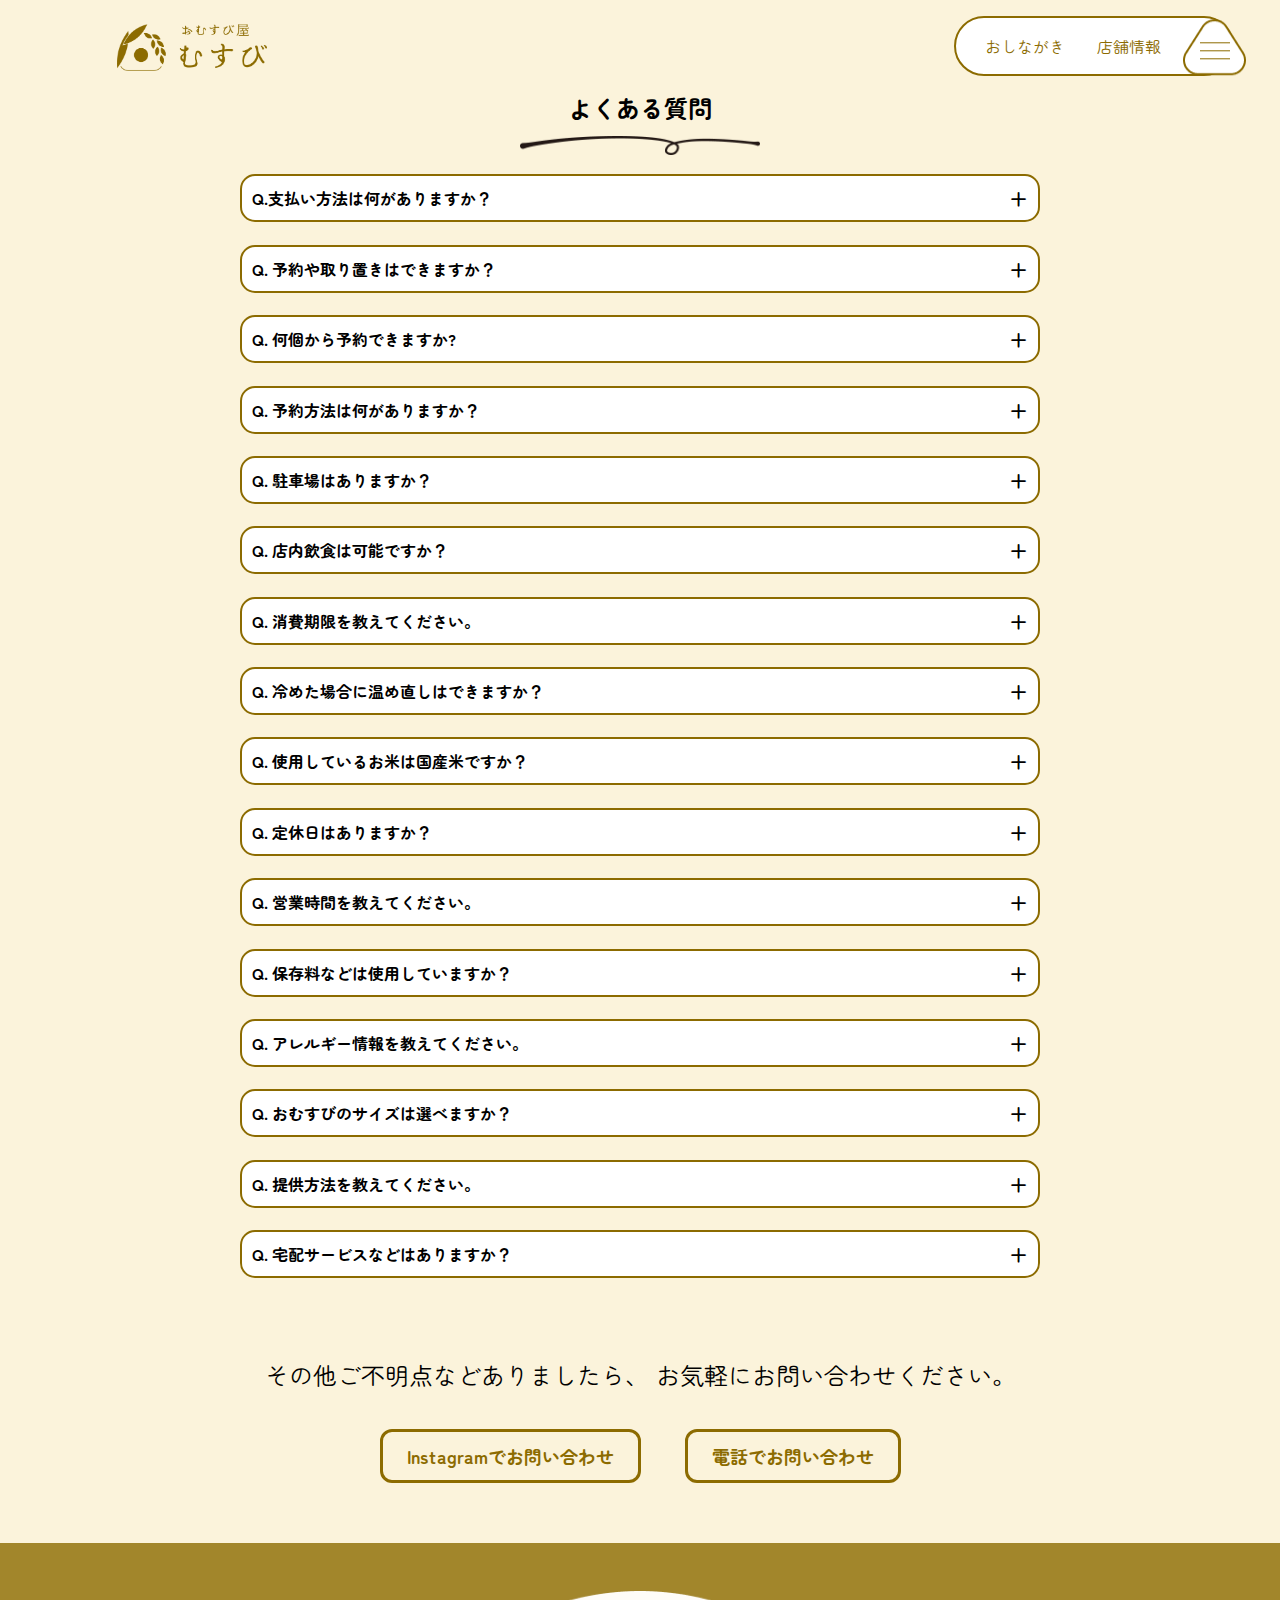
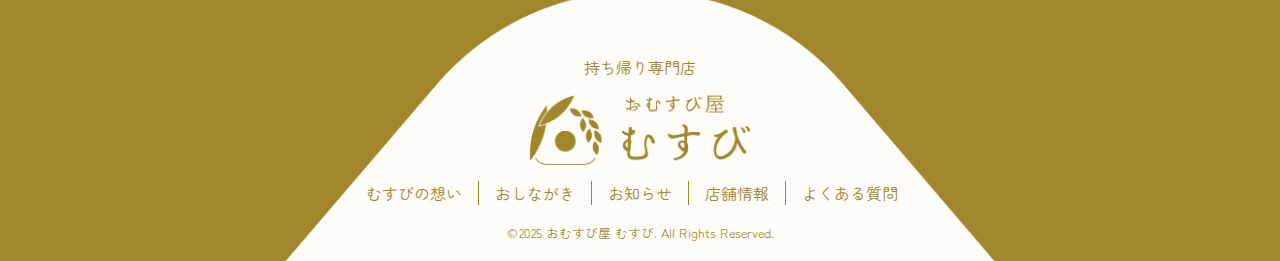
<file: qa.html>
<!DOCTYPE html>
<html lang="ja">

<head>
    <meta charset="UTF-8" />
    <meta name="viewport" content="width=device-width, initial-scale=1.0" />
    <!-- description -->
    <meta name="description" content="大分県別府 おむすび屋むすびの公式サイト" />
    <!-- タイトルタグ -->
    <title>よくある質問 - おむすび屋むすび｜大分県別府市のおむすび屋</title>
    <!-- ファビコン -->
    <link rel="shortcut icon" href="./image/favicon-color.png" type="image/png">
    <!-- reset css -->
    <link rel="stylesheet" href="./css/ress.css" />
    <!-- google fonts Zen Maru Gothic, Hina Mincho, Zen Kurenaido ,Kaisei Opti-->
    <link rel="preconnect" href="https://fonts.googleapis.com"><link rel="preconnect" href="https://fonts.gstatic.com" crossorigin>
    <link href="https://fonts.googleapis.com/css2?family=Hina+Mincho&family=Kaisei+Opti&family=Zen+Kurenaido&family=Zen+Maru+Gothic&display=swap" rel="stylesheet">
    <!-- original css -->
    <link rel="stylesheet" href="./css/style.css" />
    <meta property="og:title" content="よくある質問 - おむすび屋むすび｜大分県別府市のおむすび屋">
    <meta property="og:description" content="大分県別府市にある、おむすびのテイクアウト専門店「むすび」のよくある質問のページです。ご予約・お問い合わせはこちらから可能です。">
    <meta property="og:image" content="https://www.example.com/ogp.jpg">
    <meta property="og:type" content="website">
    <meta property="og:url" content="https://www.example.com/index.html">
    <meta name="twitter:card" content="summary_large_image" />
    <meta name="twitter:title" content="よくある質問 - おむすび屋むすび｜大分県別府市のおむすび屋" />
    <meta name="twitter:description" content="大分県別府市にある、おむすびのテイクアウト専門店「むすび」のよくある質問のページです。ご予約・お問い合わせはこちらから可能です。" />
    <meta name="twitter:image" content="https://www.example.com/ogp.jpg" />
    </head>

    <body>
        <header class="pageHeader wrapper" id="top">
            <h1><a href="./index.html"><img class="logo" src="./image/logo-yoko-color.png" alt="おむすび屋むすび 大分県別府市のおむすび屋"></a></h1>
    
            <div class="menu">
                    <nav class="headerBar">
                        <ul class="headerBar-list">
                            <li><a href="./menu.html">おしながき</a></li>
                            <li><a href="./index.html#shopinfo">店舗情報</a></li>
                        </ul>
                    </nav>
                    
                    <button class="ham-btn" id="hamBtn" type="button">
                        <span class="ham-line">
                            <span class="visually-hidden">メニュー開閉</span>
                        </span>
                    </button>
    
                    <nav class="siteMenu" id="siteMenu">
                        <ul class="siteMenu-list">
                            <li><a href="./index.html">ホーム</a></li>
                            <li><a href="./index.html#kodawari">むすびの想い</a></li>
                            <li><a href="./menu.html">おしながき</a></li>
                            <li><a href="./index.html#news">お知らせ</a></li>
                            <li><a href="./index.html#shopinfo">店舗情報</a></li>
                            <li><a href="./qa.html">よくある質問</a></li>
                        </ul>
                        <div class="siteMenu-list1">
                            <div class="instaImgText">
                                <a href="https://www.instagram.com/omusubi_musubiya/" target="_blank"><img
                                        src="./image/skill-icons_instagram 1.png" alt="omusubi instagram">
                                <p>Instagram</p></a>
                            </div>
                            <div>
                                <p>お電話でのご予約はこちら</p>
                                <a class="textSize28" href="tel:000-000-0000" class="tell-button"> 000-000-0000 </a>
                            </div>
                            <div>
                                <p>おむすび屋むすび<br>(テイクアウト専門店)</p>
                                <p>〒000-0000<br>
                                    大分県別府市ゆせん町1-11-111</p>
                            </div>
                        </div>
                    </nav>
            </div>
        </header>

        <main>
            <section id="qa" style="padding-top: 6rem;">
                <div class="h2-wrap">
                    <h2>よくある質問</h2>
                            <img src="./image/deco-header.png" alt="よくある質問">
                            <details class="accordion">
                                <summary class="accordion__summary">Q.支払い方法は何がありますか？</summary>
                                <div class="accordion__detail">
                                <p class="accordion__text"><span>A. </span>お支払いには現金、クレジットカード、PayPayがご利用いただけます。</p>
                            </details>
                    
                            <details class="accordion">
                                <summary class="accordion__summary">Q. 予約や取り置きはできますか？</summary>
                                <div class="accordion__detail">
                                <p class="accordion__text"><span>A. </span>可能です。当日のご予約も可能ですが、品切れ等の場合もございますので前日までにご予約いただくことをお勧めいたします。<br>また一つ一つ手握りでご提供しており、個数が多い場合はお待たせすることがございますので、１０個以上のご注文の場合は前日までにご予約をお願いいたします。
                                </p>
                            </details>
    
                            <details class="accordion">
                                <summary class="accordion__summary">Q. 何個から予約できますか?</summary>
                                <div class="accordion__detail">
                                <p class="accordion__text"><span>A. </span>お一つからでもご予約可能ですので、お気軽にご連絡くださいませ。</p>
                            </details>
    
                            <details class="accordion">
                                <summary class="accordion__summary">Q. 予約方法は何がありますか？</summary>
                                <div class="accordion__detail">
                                <p class="accordion__text"><span>A. </span>ご予約はお電話からのみとなります。<br>
                                    ご予約の電話番号はこちら→ <a href="tel:000-000-0000" class="tell-button"> 000-000-0000 </a>
                                    </p>
                            </details>
    
                            <details class="accordion">
                                <summary class="accordion__summary">Q. 駐車場はありますか？
                                </summary>
                                <div class="accordion__detail">
                                <p class="accordion__text"><span>A. </span>店舗に駐車場はございませんが、近隣に提携駐車場がございますのでそちらをご利用くださいませ。</p>
                            </details>
    
                            <details class="accordion">
                                <summary class="accordion__summary">Q. 店内飲食は可能ですか？</summary>
                                <div class="accordion__detail">
                                <p class="accordion__text"><span>A. </span>当店は持ち帰り専門店となっておりますが、店舗前に３席ほど座席を設けておりますので、そちらで握りたてのおむすびをお召し上がりいただくことも可能です。</p>
                            </details>
    
                            <details class="accordion">
                                <summary class="accordion__summary">Q. 消費期限を教えてください。</summary>
                                <div class="accordion__detail">
                                <p class="accordion__text"><span>A. </span>ご提供後２時間を目安にお召し上がりくださいませ。</p>
                            </details>
    
                            <details class="accordion">
                                <summary class="accordion__summary">Q. 冷めた場合に温め直しはできますか？</summary>
                                <div class="accordion__detail">
                                <p class="accordion__text"><span>A. </span>当店のおむすびは冷めても美味しいお米「つやはるか」を使用しておりますので、冷めたままでも美味しくお召し上がりいただけますが、ご自宅で温め直していただくことも可能です。<br>温め直す場合はラップをして電子レンジで軽く温めていただくとよりふっくらとお楽しみいただけます。600Wで30秒ほどが目安（おにぎり1個の場合）<br>※具材によっては温めに向かないものもございます（梅干し・たくあん等）</p>
                            </details>
    
                            <details class="accordion">
                                <summary class="accordion__summary">Q. 使用しているお米は国産米ですか？</summary>
                                <div class="accordion__detail">
                                <p class="accordion__text"><span>A. </span>全てのおむすびに大分県産米の「つやはるか」を使用しております。<br>提携農家と共同開発した、農薬や化学肥料を使わず丁寧に育てた「むすび」でしか味わえない特別なお米です。炊き上がりはつややかであまみが広がり、時間が経ってもふっくらやわらかく、冷めても美味しさが長く続きます。<br>心まで満たす、やさしいおむすびをぜひご賞味くださいませ。</p>
                            </details>
    
                            <details class="accordion">
                                <summary class="accordion__summary">Q. 定休日はありますか？</summary>
                                <div class="accordion__detail">
                                <p class="accordion__text"><span>A. </span>毎週水曜日が定休日となっております。その他臨時休業や年末年始等の店休日につきましてはお知らせやInstagramにてご確認くださいませ。</p>
                            </details>
    
                            <details class="accordion">
                                <summary class="accordion__summary">Q. 営業時間を教えてください。</summary>
                                <div class="accordion__detail">
                                <p class="accordion__text"><span>A. </span>8:00〜20:00の営業となります。<br>※当日の材料が無くなった場合には早めに営業終了となることもございますので、予めご了承くださいませ。</p>
                            </details>
    
                            <details class="accordion">
                                <summary class="accordion__summary">Q. 保存料などは使用していますか？</summary>
                                <div class="accordion__detail">
                                <p class="accordion__text"><span>A. </span>当店のおむすびは、保存料・防腐剤等を一切使用していない、安心・安全なおむすびです。</p>
                            </details>
    
                            <details class="accordion">
                                <summary class="accordion__summary">Q. アレルギー情報を教えてください。
                                </summary>
                                <div class="accordion__detail">
                                <p class="accordion__text"><span>A. </span>おしながきページに各商品のアレルギー情報を記載しておりますのでご確認くださいませ。</p>
                            </details>
    
                            <details class="accordion">
                                <summary class="accordion__summary">Q. おむすびのサイズは選べますか？
                                </summary>
                                <div class="accordion__detail">
                                <p class="accordion__text"><span>A. </span>全商品共通の単一サイズでのご提供となります。カロリー情報などはおしながきページからご確認くださいませ。</p>
                            </details>
    
                            <details class="accordion">
                                <summary class="accordion__summary">Q. 提供方法を教えてください。</summary>
                                <div class="accordion__detail">
                                <p class="accordion__text"><span>A. </span>１つ１つ個包装のフィルムに包んでご提供いたします。<br>お持ち帰りの手提げ袋（無料）もご用意しておりますので必要な方はお申し付けくださいませ。</p>
                            </details>
    
                            <details class="accordion">
                                <summary class="accordion__summary">Q. 宅配サービスなどはありますか？</summary>
                                <div class="accordion__detail">
                                <p class="accordion__text"><span>A. </span>現在宅配サービスなどは行っておりません。<br>店頭のみの販売となりますのでご了承くださいませ。</p>
                            </details>

                            <p class="faq-message">その他ご不明点などありましたら、<br class="mb-only">
                                お気軽にお問い合わせください。</p>
                            <div class="contact-buttons">
                                <a href="https://www.instagram.com/omusubi_musubiya/" target="_blank" rel="noopener noreferrer"
                                class="instagram-button">
                                <span aria-hidden="true" class="fab fa-instagram"></span> Instagramでお問い合わせ
                                </a>
                                <a href="tel:000-000-0000" class="tell-button">
                                <span aria-hidden="true" class="fas fa-envelope"></span> 電話でお問い合わせ
                                </a>
                            </div>
                    </section>
                <a href="#top" id="footerButton" class="totopImg hidden">
                    <img class="backImg" src="./image/top2.png" alt="ページトップへのボタン">
                    <img class="frontImg" src="./image/top1.png" alt="">
                </a>
        </main>
        <footer>
            <div class="footerWrap">
                <div class="footerContainer">
                    <div class="footerLogo">
                        <p>持ち帰り専門店</p>
                        <img src="./image/logo-yoko-color.png" alt="おむすび屋むすび 大分県別府市のおむすび屋">
                    </div>
                    <div class="footerInner wrapper">
                        <ul class="footerMenu-list">
                            <li><a href="./index.html#kodawari">むすびの想い</a></li>
                            <li><a href="./menu.html">おしながき</a></li>
                            <li><a href="./index.html#news">お知らせ</a></li>
                            <li><a href="./index.html#shopinfo">店舗情報</a></li>
                            <li><a href="./qa.html">よくある質問</a></li>
                        </ul>
                        <small>&copy;2025 おむすび屋 むすび. All Rights Reserved.</small>
                    </div>
                </div>
        </footer>
        <script src="./js/script.js"></script>
    </body>
</file>
<file: css/ress.css>
/* resset.dev • v5.0.2 */

/* # =================================================================
   # Global selectors
   # ================================================================= */

html {
  box-sizing: border-box;
  -webkit-text-size-adjust: 100%; /* Prevent adjustments of font size after orientation changes in iOS */
  word-break: normal;
  -moz-tab-size: 4;
  tab-size: 4;
}

*,
::before,
::after {
  background-repeat: no-repeat; /* Set `background-repeat: no-repeat` to all elements and pseudo elements */
  box-sizing: inherit;
}

::before,
::after {
  text-decoration: inherit; /* Inherit text-decoration and vertical align to ::before and ::after pseudo elements */
  vertical-align: inherit;
}

* {
  padding: 0; /* Reset `padding` and `margin` of all elements */
  margin: 0;
}

/* # =================================================================
   # General elements
   # ================================================================= */

hr {
  overflow: visible; /* Show the overflow in Edge and IE */
  height: 0; /* Add the correct box sizing in Firefox */
  color: inherit; /* Correct border color in Firefox. */
}

details,
main {
  display: block; /* Render the `main` element consistently in IE. */
}

summary {
  display: list-item; /* Add the correct display in all browsers */
}

small {
  font-size: 80%; /* Set font-size to 80% in `small` elements */
}

[hidden] {
  display: none; /* Add the correct display in IE */
}

abbr[title] {
  border-bottom: none; /* Remove the bottom border in Chrome 57 */
  /* Add the correct text decoration in Chrome, Edge, IE, Opera, and Safari */
  text-decoration: underline;
  text-decoration: underline dotted;
}

a {
  background-color: transparent; /* Remove the gray background on active links in IE 10 */
}

a:active,
a:hover {
  outline-width: 0; /* Remove the outline when hovering in all browsers */
}

code,
kbd,
pre,
samp {
  font-family: monospace, monospace; /* Specify the font family of code elements */
}

pre {
  font-size: 1em; /* Correct the odd `em` font sizing in all browsers */
}

b,
strong {
  font-weight: bolder; /* Add the correct font weight in Chrome, Edge, and Safari */
}

/* https://gist.github.com/unruthless/413930 */
sub,
sup {
  font-size: 75%;
  line-height: 0;
  position: relative;
  vertical-align: baseline;
}

sub {
  bottom: -0.25em;
}

sup {
  top: -0.5em;
}

table {
  border-color: inherit; /* Correct border color in all Chrome, Edge, and Safari. */
  text-indent: 0; /* Remove text indentation in Chrome, Edge, and Safari */
}

iframe {
  border-style: none;
}

/* # =================================================================
   # Forms
   # ================================================================= */

input {
  border-radius: 0;
}

[type='number']::-webkit-inner-spin-button,
[type='number']::-webkit-outer-spin-button {
  height: auto; /* Correct the cursor style of increment and decrement buttons in Chrome */
}

[type='search'] {
  -webkit-appearance: textfield; /* Correct the odd appearance in Chrome and Safari */
  outline-offset: -2px; /* Correct the outline style in Safari */
}

[type='search']::-webkit-search-decoration {
  -webkit-appearance: none; /* Remove the inner padding in Chrome and Safari on macOS */
}

textarea {
  overflow: auto; /* Internet Explorer 11+ */
  resize: vertical; /* Specify textarea resizability */
}

button,
input,
optgroup,
select,
textarea {
  font: inherit; /* Specify font inheritance of form elements */
}

optgroup {
  font-weight: bold; /* Restore the font weight unset by the previous rule */
}

button {
  overflow: visible; /* Address `overflow` set to `hidden` in IE 8/9/10/11 */
}

button,
select {
  text-transform: none; /* Firefox 40+, Internet Explorer 11- */
}

/* Apply cursor pointer to button elements */
button,
[type='button'],
[type='reset'],
[type='submit'],
[role='button'] {
  cursor: pointer;
}

/* Remove inner padding and border in Firefox 4+ */
button::-moz-focus-inner,
[type='button']::-moz-focus-inner,
[type='reset']::-moz-focus-inner,
[type='submit']::-moz-focus-inner {
  border-style: none;
  padding: 0;
}

/* Replace focus style removed in the border reset above */
button:-moz-focusring,
[type='button']::-moz-focus-inner,
[type='reset']::-moz-focus-inner,
[type='submit']::-moz-focus-inner {
  outline: 1px dotted ButtonText;
}

button,
html [type='button'], /* Prevent a WebKit bug where (2) destroys native `audio` and `video`controls in Android 4 */
[type='reset'],
[type='submit'] {
  -webkit-appearance: button; /* Correct the inability to style clickable types in iOS */
}

/* Remove the default button styling in all browsers */
button,
input,
select,
textarea {
  background-color: transparent;
  border-style: none;
}

a:focus,
button:focus,
input:focus,
select:focus,
textarea:focus {
  outline-width: 0;
}

/* Style select like a standard input */
select {
  -moz-appearance: none; /* Firefox 36+ */
  -webkit-appearance: none; /* Chrome 41+ */
}

select::-ms-expand {
  display: none; /* Internet Explorer 11+ */
}

select::-ms-value {
  color: currentColor; /* Internet Explorer 11+ */
}

legend {
  border: 0; /* Correct `color` not being inherited in IE 8/9/10/11 */
  color: inherit; /* Correct the color inheritance from `fieldset` elements in IE */
  display: table; /* Correct the text wrapping in Edge and IE */
  max-width: 100%; /* Correct the text wrapping in Edge and IE */
  white-space: normal; /* Correct the text wrapping in Edge and IE */
  max-width: 100%; /* Correct the text wrapping in Edge 18- and IE */
}

::-webkit-file-upload-button {
  /* Correct the inability to style clickable types in iOS and Safari */
  -webkit-appearance: button;
  color: inherit;
  font: inherit; /* Change font properties to `inherit` in Chrome and Safari */
}

/* Replace pointer cursor in disabled elements */
[disabled] {
  cursor: default;
}

/* # =================================================================
   # Specify media element style
   # ================================================================= */

img {
  border-style: none; /* Remove border when inside `a` element in IE 8/9/10 */
}

/* Add the correct vertical alignment in Chrome, Firefox, and Opera */
progress {
  vertical-align: baseline;
}

/* # =================================================================
   # Accessibility
   # ================================================================= */

/* Specify the progress cursor of updating elements */
[aria-busy='true'] {
  cursor: progress;
}

/* Specify the pointer cursor of trigger elements */
[aria-controls] {
  cursor: pointer;
}

/* Specify the unstyled cursor of disabled, not-editable, or otherwise inoperable elements */
[aria-disabled='true'] {
  cursor: default;
}
</file>
<file: css/style.css>
@charset "UTF-8";

/* ===============================
// 共通
// ===============================*/
:root {
    --color-logo-color: #8C6B00;
    --color-logo-black: #333333;
    --color-bg: #FBF3DB;
    --color-card-bg: #FFF9EE;
}

html {
    font-size: 100%;
}

html,
body {
    scroll-behavior: smooth;
}

body {
    font-family: 'Zen Maru Gothic', sans-serif;
    line-height: 150%;
    font-weight: normal;
    font-size: 1rem;
    background-color: var(--color-bg);
}


img {
    max-width: 100%;
    vertical-align: bottom;
}

a {
    text-decoration: none;
    color: inherit;
}

p {
    line-height: 150%;
    /* word-break: break-all; */
}

ul,
ol {
    list-style-type: '';
}

/* レイアウト
----------------------------------- */
.wrapper {
    width: min(92%, 1000px);
    margin-inline: auto;
}

.wVrl {
    writing-mode: vertical-rl;
}

.textStrong {
    font-weight: bold;
    font-size: 1.5rem;
}

.textSize28 {
    font-size: 1.875rem;
}

.textHM {
    color: var(--color-logo-color);
    font-family: 'Hina Mincho', sans-serif;
}

.h2-wrap {
    display: flex;
    flex-direction: column;
    align-items: center;
    gap: 1rem;
    text-align: center;
    /* margin-top: 6rem; */
    padding-bottom: 2.5rem;
}

.h2-wrap img {
    width: 15rem;
}


/* ===============================
// ヘッダー
// ===============================*/

.logo {
    width: 150px;
    height: auto;
}




.pageHeader h1 {
    position: fixed;
    top: 1.5rem;
    left: 50%;
    transform: translateX(-50%);
    z-index: 10;
}

@media (min-width: 768px) {
    .pageHeader h1{
        position: fixed;
        top: 1.5rem;
        left: 15%;
        z-index: 10; 
    }
}



.menu {
    position: fixed;
        bottom: 2rem;
    left: 50%;
    transform: translateX(-50%);
    height: 60px;
    z-index: 20;
}

@media (min-width: 768px) {
    .menu {
    top: 1rem;
    bottom: unset;
    left: unset;
    right: 2%;
    /* left: 100%;
    transform: translateX(-130%); */

}
}

/* サイトメニュー */

.headerBar {
    width: 280px;
    border: 2px solid var(--color-logo-color);
    background-color: #fff;
    border-radius: 2rem;
    padding-left: 1.8rem;
    padding-block: 1rem;
    color: var(--color-logo-color);
    opacity: 1;
}

.headerBar-list {
    display: flex;
    font-size: 1rem;
    align-items: center;
    gap: 2rem;
}

body.menu-open .headerBar {
    pointer-events: none;
    z-index: 0;
    opacity: 0;
}


.siteMenu{
    color: var(--color-logo-color);
    font-size: 1.25rem;
    text-align: center;
    display: flex;
    flex-direction: column;
    align-items: center;
    gap: 0.5rem;
    position: fixed;
    left: 50%;
    bottom: 0;
    transform: translate(-50%, 100%); /* 100% 下に隠す */
    width: 290px;
    height: 633px;
    background: #fff;
    border: 2px solid var(--color-logo-color);
    border-radius: 2rem;
    padding: 30px 20px;
    box-shadow: 0 0 2rem rgba(0,0,0,0.2);
    transition: transform 0.4s ease, opacity 0.4s ease;
    opacity: 0;
    pointer-events: none;
}

body.menu-open .siteMenu {
    transform: translate(-50%, 1%);
    opacity: 1;
    pointer-events: auto;
    z-index: 20;
}

@media (min-width: 768px) {
    .headerBar {
        margin-right: -5rem;
    }
    .siteMenu{
        transform: translate(-50%, -100%); /* 100% 上に隠す */
    }
    body.menu-open .siteMenu{
        transform: translate(-50%, 93%);
    }
}


.siteMenu-list {
    display: flex;
    flex-direction: column;
    justify-content: center;
    align-items: start;
    gap: 1.5rem;
    font-size: 1.5rem;
    list-style: none;
    padding-inline: 1rem;
}

.instaImgText {
    font-size: 1.5rem;
    display: flex;
    gap: 1rem;
    align-items: center;
}

.siteMenu ul {
    padding-bottom: 0.5rem;
}

.siteMenu-list1 {
    padding-top: 0.5rem;
    border-top: 2px solid var(--color-logo-color);
    font-size: 0.875rem;
    display: flex;
    flex-direction: column;
    align-items: center;
    gap: 1rem;
}

.visually-hidden {
    clip: rect(0 0 0 0);
    clip-path: inset(50%);
    width: 1px;
    height: 1px;
    overflow: hidden;
    position: absolute;
    white-space: nowrap;
}


.ham-btn{
    position: fixed;
    width: 63px;
    height: 63px;
    background-image: url(../image/Polygon1.png);
    transition: all 0.5s ease-in-out; /* ← 回転アニメ必須 */
    transform: translateX(229px) translateY(-90%);
    z-index: 30;
}
body.menu-open .ham-btn {
    transform: translateX(229px) translateY(-90%) rotate(180deg);
}

.ham-line {
    display: block;
    width: 30px;
    height: 1px;
    background-color: var(--color-logo-color);
    margin: auto;
    position: relative;
    transition: all 0.5s ease-in-out;
}

body.menu-open .ham-line {
    background-color: transparent;
}

.ham-line::before,
.ham-line::after {
    content: ''; /* 擬似要素はコンテンツないと効かないので空文字 */
    display: block;
    width: 100%;
    height: 100%;
    background-color: var(--color-logo-color);
    position: absolute;
    transition: inherit; /* 親要素の継承　inherit */
}

.ham-line::before {
    top: -8px;
}

body.menu-open .ham-line::before {
    transform: rotate(45deg);
    top: 0;
}

.ham-line::after {
    top: 8px;
}

body.menu-open .ham-line::after {
    transform: rotate(-45deg);
    top: 0
}

/* ハンバーガーメニュー表示時はスクロールさせない */
/* body.menu-open {
    overflow: hidden; 
} */

nav a:hover{
    color: #F79383;
}


/* 動画テスト */
.mainvisual-video{
    position: relative;
    width: 100%; /* 幅を画面幅に合わせる */
    aspect-ratio: 16 / 9; /* 縦横比を16:9に指定 */
}
.mainvisual-video video{
    position: absolute;
    top: 0;
    left: 0;
    width: 100%;
    height: 100%;
    object-fit: cover;
}


/* 動画 jsでsp、pc動画出し分け */
.video {
    width: 100%;
    max-width: 375px;
    margin: auto;
    padding: 80px 10px 0 10px;
}
video {
    width: 100%;
    /* height: 100vh; */
}

@media (min-width: 768px) {
    .video {
        width: 100%;
        max-width: 1000px;
        margin: auto;
        padding: 80px 10px;
}
}
/*　main　*/
.dounyuu{
    text-align: center;
    padding-top: 5rem;
}
.mizuhikiImg {
    width: min(30%, 292px);
    text-align: cneter;
    margin-top: 5rem;
    padding-bottom: 2.5rem;
}


.topContainer {
    display: flex;
    flex-direction: column;
    gap: 1.5rem;
    text-align: center;
}

.topContainer {
    font-size: 1.5rem;
}

.topContainer-item2 {
    /* border-radius: 2.5rem; */
    margin: 1rem 2rem;
}
.topContainer-item1{
    /* background-image: url(../image/kemuri\ 1.png); */
    background-position: 25% 75%;
        background-size: 496px;
}



@media (min-width: 768px) {
    .topContainer {
        flex-direction: row-reverse;
        gap: 0.5rem;
        align-items: center;
        /* padding-left: 5rem; */
    }

    .topContainer p {
        font-size: clamp(1.0rem, 1.5vw + 0.5rem, 3rem);
        line-height: 1.8;
    }

    .topContainer-item1 {
        order: 2;
        flex: 1; /* ← テキスト側を広くする */
    }

    .topContainer-item2 {
        order: 1;
        flex: 1; /* ← 画像側は少し控えめに */
        margin: 0;
    }
}


.storyWrap {
    margin-top: 6rem;
    display: flex;
    flex-direction: row-reverse;
    width: min(80%, 450px);
}

.storyWrap-2{
    margin-top: 6rem;
    display: flex;
    width: min(80%, 450px);
}

.storyWrap-img {
    display: none;
}

.storyContainer {
    flex: 1;
    position: relative;
    padding: 2.5rem;
    display: flex;
    flex-direction: column;
    gap: 2.75rem;
    border: 1px solid var(--color-logo-color);
    background-color: var(--color-card-bg);
    box-shadow: 0px 1rem 5px 5px rgba(216, 192, 149, 0.5);
    border-radius: 0.5rem;
    rotate: -2deg;
    align-items: center;
}
.storyContainer p{
    font-size: clamp(1rem, 0.8vw + 0.5rem, 1.2rem);
    text-align: left;
}
.storyContainer-2 {
    flex: 1;
    position: relative;
    padding: 2.5rem;
    display: flex;
    flex-direction: column;
    gap: 3rem;
    border: 1px solid var(--color-logo-color);
    background-color: var(--color-card-bg);
    box-shadow: 0px 1rem 5px 5px rgba(216, 192, 149, 0.5);
    border-radius: 0.5rem;
    rotate: 2deg;
    align-items: center;
}
.storyContainer-2 p{
    font-size: clamp(1rem, 0.8vw + 0.5rem, 1.2rem);
    text-align: left;
}
.storyContainer img {
    border-radius: 0.5rem;
}
.storyContainer-2 img {
    border-radius: 0.5rem;
}

.storyTape {
    position: absolute;
    top: -2.5rem;
    left: 25%;
    rotate: -5deg;
}
.storyTape-2 {
    position: absolute;
    top: -2rem;
    left: 25%;
    rotate: 6deg;
}

.storyTape p,.storyTape-2 p{
    font-size: 12px;
}

@media (min-width: 768px) {
    .storyWrap {
        align-items: center;
        gap: 4rem;
        padding: 5rem 0;
    }

    .storyWrap-img {
        display: block;
        flex: 1;
    }
}

.fade-up-scroll {
    opacity: 0;
    transform: translateY(40px);
    transition: opacity 1.8s ease, transform 1.8s ease;
}

.fade-up-scroll.is-visible {
    opacity: 1;
    transform: translateY(0);
}


.section-wrap {
    position: relative;
    padding: 70px 0 30px 0;
    overflow: hidden;
}


/* コンテンツを前面に */
.illContainer {
    margin-top: 4rem;
    display: flex;
    flex-direction: column;
    gap: 1.5rem;
align-items: center
;}

/* 画像 */
.illuImg {
    width: 100%;
    max-width: 420px;
}



/* ===== スクロールふわっとアニメ ===== */
.fade-up-scroll {
    opacity: 0;
    transform: translateY(60px);
    transition: opacity 1.8s ease, transform 1.8s ease;
}

.fade-up-scroll.is-visible {
    opacity: 1;
    transform: translateY(0);
}

/* 遅延アニメ  */
.delay-1 {
    transition-delay: .4s;
}

.delay-2 {
    transition-delay: .6s;
}

.delay-3 {
    transition-delay: .2s;
}

.delay-4 {
    transition-delay: .4s;
    font-size: 17px;
    padding-top: 90px;
}
@media (min-width: 768px){
    .delay-4{
        font-size: 22px;
    }
}

/* つやはるか */
.tuyaharuka{
    margin-top: 50px;
    display: flex;
    flex-direction: column;
    align-items: center;
}
.tuya-title{
    font-size: 19px;
    font-weight: bold;
    text-align: center;
    margin-top: 50px;
}
.tuya-title img{
    width: 1.2rem;
    aspect-ratio: 1/1;
    margin: 0 2px 5px 2px;
}
.tuya-title2{
    font-size: 19px;
    font-weight: bold;
    text-align: center;
}

.hinamin{
    font-family: "Hina Mincho";
    font-size: 32px;
    margin-top: 50px;
    text-align: left;
}
.hinamin span{
    color: #F4A583;
}
.komegata{
    width: 50%;
    height: auto;
    position: absolute;
    overflow: hidden;
    left: 130px;
    top: -50px;
    z-index: -1;
}
.tuya-back{
    background: #fff;
    padding: 50px 20px 75px 20px;
    margin-top: 70px;
    margin-bottom: 30px;
    border-radius: 12px;
    z-index: 1;
    position: relative;
    width: 78.65%;
}
.tuya-text{
    font-size: 15px;
    margin-bottom: 20px;
    text-align: left;
}

.tuya-komedawara{
    width: 50px;
    height: auto;
    position: absolute;
    overflow: hidden;
    left: 170px;
    z-index: 2;
}
.tuya-inaho{
    width: 50px;
    height: auto;
    position: absolute;
    overflow: hidden;
    left: 250px;
    z-index: 2;
}
.pc-only{
    display:none;
}
@media (min-width: 768px) {
    .tuyaharuka{
        padding:1rem;
    }
    .pc-only{
        display:inline-block;
    }
    .mb-only{
        display: none;
    }
    .tuya-title,.tuya-title2{
        font-size: 24px;
    }
    .tuya-title img{
    width: 1.5rem;
    aspect-ratio: 1/1;
    margin: 0 0 8px 5px;
}
    
    .hinamin{
        font-size: 48px;
        margin-top: 0px;
    }
    .komegata{
        width: 60%;
        top: -15%;
        left: 50%;
    }
    .tuya-back{
        padding: 60px 75px 75px 75px;
        align-items: center;
    }
    .tuya-text{
        font-size: 15px;
        margin-bottom: 20px;
        width: 400px;
    }
    
    .tuya-komedawara{
        /* left: 400px; */
        align-items: center;
        margin-right: 100px;
    }
    .tuya-inaho{
        /* left: 470px; */
        align-items: center;
        /* margin-left: 100px; */
    }
}

/* おしながきの導入 */
.kaisei{
    font-family: "Kaisei Opti";
    font-size: 20px;
    margin-top: 30px;
}
#oshinagaki{
    background-color: #C5D6B4;
}
#oshinagaki h2,#oshinagaki a{
    margin-top: 40px;
}
.no1{
    color: #BB9519;
}
.no1::before{
    content: "";
    display: inline-block; 
    margin-right: 2px; 
    background-image: url('../image/1before.png');
    background-size: contain;
    height: 1em;
    width: 5%;
}
.no1::after{
    content: "";
    display: inline-block; 
    margin-left: 5px; 
    background-image: url('../image/1after.png');
    background-size: contain;
    height: 1em;
    width: 5%;
}
.no2{
    color: #A09B9B;
}
.no2::before{
    content: "";
    display: inline-block; 
    margin-right: 2px; 
    background-image: url('../image/2before.png');
    background-size: contain;
    height: 1em;
    width: 5%;
}
.no2::after{
    content: "";
    display: inline-block; 
    margin-left: 5px; 
    background-image: url('../image/2after.png');
    background-size: contain;
    height: 1em;
    width: 5%;
}
.no3{
    color: #BA7A4C;
}
.no3::before{
    content: "";
    display: inline-block; 
    margin-right: 2px; 
    background-image: url('../image/3before.png');
    background-size: contain;
    height: 1em;
    width: 5%;
}
.no3::after{
    content: "";
    display: inline-block; 
    margin-left: 5px; 
    background-image: url('../image/3after.png');
    background-size: contain;
    height: 1em;
    width: 5%;
}

#oshinagaki a{
    font-size: 20px;
}
#oshinagaki a:hover{
    color: #FFF;
}

/* 画像の親要素のスタイル */
.box {
    cursor: pointer;
    height: 35.41px;
    margin-inline: auto;
    margin-top: 20px;
    overflow: hidden;
    position: relative;
    width: 200px;
}
  /* 画像のスタイル */
.box img {
    height: auto;
    left: 0;
    position: absolute;
    width: 100%;
}
  /* 2枚目の画像は最初上に隠す */
.box img:last-of-type {
    top: -100%;
    transition: top .2s;
}
  /* hoverすると2枚目の画像が下がる */
.box a:hover img {
    top: 0;
}
/* .box a:hover img:first-of-type {
    display: block;
  } */
  /* 画像の親要素のスタイル */
.box {
    overflow: hidden;
    position: relative;
}
  /* 画像のスタイル */
.box img {
    left: 0;
    position: absolute;
}
  /* 2枚目の画像は最初上に隠す */
.box img:last-of-type {
    top: -100%;
    transition: top .2s;
}
  /* hoverすると2枚目の画像が下がる */
.box a:hover img {
    top: 0;
}



@media (min-width: 768px){
    #oshinagaki{
        background-image: url(../image/oshinagaki-back-PC.png);
        background-position: center;
    }
    .oshinagaki-flex{
        display: flex;
        gap: 200px;
    }

}



/* お知らせjson読み込み用 */

/* -------------------------
リセット
------------------------- */
*{
    margin: 0;
    padding: 0;
}

/* -------------------------
お知らせリスト全体
------------------------- */
.white{
    background-color: #FFFBED;
    border-radius: 50px;
    padding: 15px 20px;
}

.white p{
    font-size: 1rem;
}

/* -------------------------
各お知らせアイテム（スマホ：左右構造）
------------------------- */
.news-item{
    border-bottom: 1px dotted #131a12;
    padding-block: 15px;
    display: flex;
    flex-direction: row; /* ← スマホも横並び */
    justify-content: space-between;
    align-items: center;
    gap: 10px;
    padding-right: 24px;
    cursor: pointer;
    position: relative;
}

/* 右側に矢印を表示 */
.news-item::after {
    content: ">";
    font-size: 1.2rem;
    color: #131a12;
    position: absolute;
    right: 0;
    top: 50%;
    transform: translateY(-50%);
}

.news-item:hover {
    opacity: 0.8;
}

/* -------------------------
左側ラッパー（年 + 日付）
------------------------- */
.news-left {
    display: flex;
    flex-direction: column; /* ← スマホは縦積み */
    text-align: left;
    min-width: 70px; /* スマホ用幅 */
}

/* 年のプレフィックス */
.year-prefix {
    display: block;
    font-size: 0.875em;
    font-weight: normal;
}

/* 日付 */
.news-item time{
    font-weight: bold;
}

/* -------------------------
右側テキスト（p）
------------------------- */
.news-item p{
    text-align: left;
    flex-grow: 1;
    margin-left: auto; /* ← 右側へ寄せる */
}

/* -------------------------
PC版レイアウト
------------------------- */
@media (min-width: 768px){

    /* 年 + 日付を横並びに変更 */
    .news-left {
        flex-direction: row;
        align-items: center;
        gap: 10px;
        min-width: 200px;
    }

    /* 年と日付の間に余白（元CSS仕様） */
    .year-prefix {
        margin-right: 10px;
    }

    /* p の配置調整 */
    .news-item p{
        margin-left: 0;
    }
}





/* お知らせモーダル */

.newscontainer {
    position: relative;
}
.newscontainer button {
    width: 160px;
    height: 40px;
    border: 1px solid #fff;
    cursor: pointer;
}
.newscontainer .open-btn {
    background-color: #fff;
    position: absolute;
    top: 50%;
    left: 50%;
    transform: translate(-50%, -50%);
    z-index: 1;
} 
.newscontainer .modal {
    position: fixed;
    top: 0;
    left: 0;
    width: 100%;
    height: 100vh;
    background-color: rgba(255, 255, 255, 0.3);
    cursor: pointer;
    transition: 0.5s;
    opacity: 0;
    visibility: hidden;
    z-index: 99;
}
.newscontainer .modal.open {
    visibility: visible;
    opacity: 1;
}
.newscontainer .modal .modal-content {
    position: fixed;
    top: 50%;
    left: 50%;
    transform: translate(-50%, -50%);
    width: 350px;
    height: 500px;
    border-radius: 10px 10px;
    border: 2px solid var(--color-logo-color);
    background-image: url(../image/modal1.png); 
    background-position:bottom;
    background-size: 100%;
    background-repeat: repeat-x;
    background-color: #FBF3DB;
    display: flex;
    justify-content: center;
    align-items: center;
    flex-direction: column;
    cursor: default;
    padding: 20px;
}

.modal-title{
    padding: 10px 0;
    border-bottom: 1px solid #333333;
}
.newscontainer .modal .modal-content p{
    margin: 20px 0;
    text-align: left;
}
.newscontainer .modal .modal-content .close-btn {
    background-color: #fff;
    color: var(--color-logo-color);
    border: 2px solid var(--color-logo-color);
    border-radius: 20px;
}
.close-btn{
    margin-top: 40px;
}
@media (min-width:768px){
    .newscontainer .modal .modal-content {
        width: 600px;
        height: 500px;
}
}



/* --------------店舗情報 -------------*/
.access{
    padding-top: 6rem;
}

.access-inner p + p {
    margin-block-start: 1.5rem;
}
.access-map {
    height: 300px;
    text-align: center;
}
.access iframe {
    width: 100%;
    height: 100%;
}
.access-parking p + p {
    margin-block-start: 1.5rem;
}
.access-parking {
    margin-top: 2rem;
}
.access-parking img{
    width: 300px;
    height: auto;
}
@media (min-width:768px) {
    .access-inner {
    display: flex;
    flex-direction: row;
    gap: 2rem;
    margin: auto;
    justify-content: center;
}
    .access-parking {
        display: flex;
        flex-direction: row-reverse;
        gap: 2rem;
        margin: 2rem auto;
        justify-content: center;
    }
}


/* よくある質問導入 */
.qa-img{
    text-align: center;
}

.qa-img img:hover{
    opacity:0.5;
	transition:0.3s;
}

/* FAQ開閉メニュー */
.faq{
    max-width: 960px;
}


.accordion {
    margin: 0.2rem 0;
    border: 2px solid var(--color-logo-color);
    border-radius: 15px;
    background: #fff; /* 見出しの背景色 */
    width: 85%;
    max-width: 500px;
}
.accordion__summary {
    display: block;
    font-weight: bold;
    position: relative;
    list-style: none; /* 矢印を消す */
    cursor: pointer;
    padding: 10px 38px 10px 10px; /* 右側の記号の表示領域確保 */
    text-align: left;
}
.accordion__summary::-webkit-details-marker {
    display: none;
}
.accordion__summary::after {
    content: "+";
    font-size: 1.4rem; /* 記号のサイズ */
    position: absolute;
    right: 10px;
    top: 50%;
    transform: translateY(-50%);
}
.accordion[open] .accordion__summary::after {
    content: "ー";
    font-weight: 600;
}
.accordion__detail {
    padding: 4px 10px;
    margin: 10px 0;
}
.accordion__text {
    margin: 0;
    text-align: left;
}

.accordion__text span{
    color: #e22a00;
    font-weight: bold;
}

.faq-message{
    font-size: 1.3rem;
    margin-top: 60px;
}

.contact-button {
    display: flex;
    flex-direction: column;
    align-items: center;
    justify-content: center;
    padding: 30px 20px;
}

.instagram-button,.tell-button{
        font-size: 18px;
        padding: 12px 24px;
        color: #8C6B00;
        border: 3px solid #8C6B00;
        border-radius: 12px;
        font-weight: bold;
        text-decoration: none;
        transition: 0.3s ease;
        display: inline-block;
        margin-top: 20px;
}

.instagram-button:hover,.tell-button:hover {
        background: #8C6B00;
        color: #fff;
        transform: rotate(-1deg) scale(1.03);
    }

@media(min-width:768px){
    .accordion {
        max-width: 800px;
    }
    .contact-button {
        flex-direction: row;
    }
    .instagram-button,.tell-button{
        margin: 20px;
    }
    .mb-only{
        display: none;
    }
    .faq-message{
        font-size: 1.5rem;
        margin-top: 60px;
    }
}




/* -------------------------
   TOPへボタン 
   ------------------------- */
   .hidden {
    opacity: 0;
    pointer-events: none;
    transition: opacity 0.01ms ease-out;
}

/*    ボタン本体 */
#footerButton {
    position: fixed;
    bottom: 160px;
    right: 40px;
    width: 100px;
    display: inline-block;
    cursor: pointer;
    z-index: 19;
    opacity: 1;
    transition: opacity 0.3s ease;
}

/* 画像配置（重ねる） */
.totopImg {
    position: relative;
    width: 100px;
}
.totopImg img {
    position: absolute;
    top: 0;
    left: 0;
    width: 100%;
    height: auto;
}

/*    前画像のアニメーション */
.frontImg {
    opacity: 0;
    transform: rotate(0deg);
    transition: opacity 0.5s ease 0.3s,
    transform 0.5s ease 0.3s; /* 300ms遅延 */
}
.totopImg.appear .frontImg {
    opacity: 1;
    transform: rotate(-15deg);
}

/* 後ろ画像のアニメーション */
.backImg {
    opacity: 0;
    transform: translateX(0) rotate(0deg);
    transition:
        opacity 0.5s ease 0.6s,
        transform 0.5s ease 0.6s; /* 300ms遅延 */
}
.totopImg.appear .backImg {
    opacity: 1;
    transform: translateX(4px) rotate(20deg);
}

/* おしながき一覧　*/
#menu h2 {
    text-align: center;
    padding-top: 150px;
    background-size: cover;
    background-color: rgba(255,255,255,0.7);
    background-image: url('../image/osinagaki-top-mobile.png');
    padding-bottom: 7rem;
}  
.oshinagaki-title{
    display: block;
}

#menu h3{
    margin-top: 70px;
    margin-bottom: 30px;
    font-weight: bold;
}

#menu span{
    font-family: 'Hina Mincho';
    color: #8C6B00;
}

#menu .menu-card img{
	width: 130px;
	height: 130px;
	margin: 30px 20px 50px 20px;
}

#menu .menu-card{
	width: 320px;
	height: 400px;
	margin: 20px 0 0 0;
	align-items: center;
	border: solid 1.5px #8C6B00;
	border-radius: 15px;
	box-shadow: 4px 4px 4px 0px rgb(140, 107, 0,0.5);

}

#menu .menu-flex{
	display: flex;
	border-bottom: #8C6B00 dashed 1.5px;
}

#menu .menu-text{
	font-size: 14px;
	margin: 30px 20px 20px 20px;
}

#menu .name,.price{
	font-size: 20px;
	margin-top: 3px;
}
#menu .name{
	margin-top: 20px;
}

#menu .season{
	display: inline-block;
	margin-top: 1px;
	background-color: #FF6060;
	border-radius: 10px;
	color: #fff7f7;
	padding: 4px 10px 4px 10px;
	font-size: 13px;
}

#menu .jyouhou{
	font-size: 12px;
	color: #777777;
}


#menu .grid{
	display: flex;
    flex-direction: column;
    align-items: center;
}

#menu .musubi-grid {
    padding-top: 1.5rem;
    padding-bottom: 1.5rem;
    display: grid;
    grid-template-columns: repeat(3, 77px); /* 列幅を固定 */
    grid-auto-rows: 77px;                   /* 行高さを固定 */
    column-gap: 25px;                       /* 横の間隔は固定 */
    row-gap: 15px;                           
    justify-content: center;                 /* グリッド全体を中央寄せ */
}

#menu .musubi-grid img {
    width: 77px;
    height: 77px;
    display: block; /* 不要な隙間を消す */
    animation: swing 2s steps(1, end) infinite; /* 1秒ごとに切替 */
    transform-origin: center;
}

.small-block {
    padding-top: 1rem;
    display: block; /* ブロック要素にする */
    font-size: 0.8em; /* 文字サイズを調整 (例: 親要素の80%) */
    color: gray; /* 色を調整 */
}

.precautions{
    text-align: left;
}

#menu footer{
    margin-top: 70px;
}


@keyframes swing {
    0%   { transform: rotate(-15deg); } /* 左に15° */
    50%  { transform: rotate(15deg); }  /* 右に15° */
    100% { transform: rotate(-15deg); } /* 元に戻る */
}

@keyframes fadeSwitch {
    0%, 50%   { opacity: 0; }
    50.01%,100% { opacity: 1; }
}


@media(min-width:768px){

.wrapper{
	width: 75%;
	max-width:980px;
	margin:auto;
    }

#menu .wrapper {
        width: 90%;
        max-width: 1200px;
        margin: 0 auto;
        padding: 0 10px;
        box-sizing: border-box;
    
    }

#menu h2 {
    position: relative;
    margin: 0 auto;
    aspect-ratio: 2 / 1;
    max-width: 1280px;
    overflow: hidden;
}

/* 疑似要素に背景画像をセットしフェードさせる */
#menu h2::before,
#menu h2::after {
    content: "";
    position: absolute;
    inset: 0;
    background-size: cover;
    background-position: center top;
    background-repeat: no-repeat;
    transition: opacity 1s ease;
}

/* 1枚目 */
#menu h2::before {
    background-image: url('../image/osinagaki-top01.png');
    opacity: 1;
}

/* 2枚目 */
#menu h2::after {
    background-image: url('../image/osinagaki-top02.png');
    animation: fadeSwitch 2s infinite;
}

    .oshinagaki-title{
        display: none;
    }

	#menu .grid{
		display: grid;
		grid-template-columns: repeat(3,200px);
		justify-content: center;
		column-gap: 20px; 
		/* margin: 0 calc(50% - 50vw);
		width: 100vw; */
	}
    #menu .musubi-grid{
        display: none;
    }
    .precautions{
        display: flex;
        gap: 60px;
    }
}
/* 中くらいの画面（768px〜1000px）：2列 */
@media (min-width: 768px) and (max-width: 1050px) {
    #menu .grid {
        grid-template-columns: repeat(2, 320px); /* 2列 */
    }
}

/* 大きな画面（1001px以上）：3列 */
@media (min-width: 1051px) {
    #menu .grid {
        grid-template-columns: repeat(3, 320px); /* 3列 */
    }
}

    	/* フッター */
    	/* Footer */
    .footerWrap{
        color: var(--color-logo-color);
        width: 100%;
        height: 326px;
        background-color: var(--color-logo-color);
        opacity: 0.8;
    }
    .footerContainer{
        background-image: url(../image/FooterMusubi.png);
        background-position: center 3rem;
        background-size: 40rem;
        margin-inline: auto;
        /* display: flex; */
        /* flex-direction: column; */
        gap: 2rem;
        padding-top: 6rem;
        padding-bottom: 6rem;
    }
    .footerLogo{
        display: flex;
        flex-direction: column;
        gap: 1rem;
        align-items: center;
    }
    .footerLogo img{
        width: 220px;
    }
    .footerInner{
        display: flex;  
        flex-direction: column;
        gap: 1rem;
        align-items: center;
    }
    .footerMenu-list{
        display: none;
    }
    @media(min-width:768px){
        .footerWrap{
            height: 318px;
        }
        .footerContainer{
            background-position: center 3rem;
            background-size: 95rem;
            margin-inline: auto;
            gap: 2rem;
            padding-top: 7rem;
            padding-bottom: 1rem;
        }
        .footerLogo{
            margin-bottom: 1rem;
        }
        .footerMenu-list{
            display: flex;
            flex-wrap: wrap;
            gap: 1rem;
        }

    .footerMenu-list li{
        padding-right: 1rem;
        border-right: 1px solid var(--color-logo-color);
    }
    .footerMenu-list li:last-child{
        border-right: none;
    }
    
    }
    
    @media(max-width:1000px){
    .grid{
		display: flex;
    flex-direction: column;
    align-items: center;
	}
}
</file>
